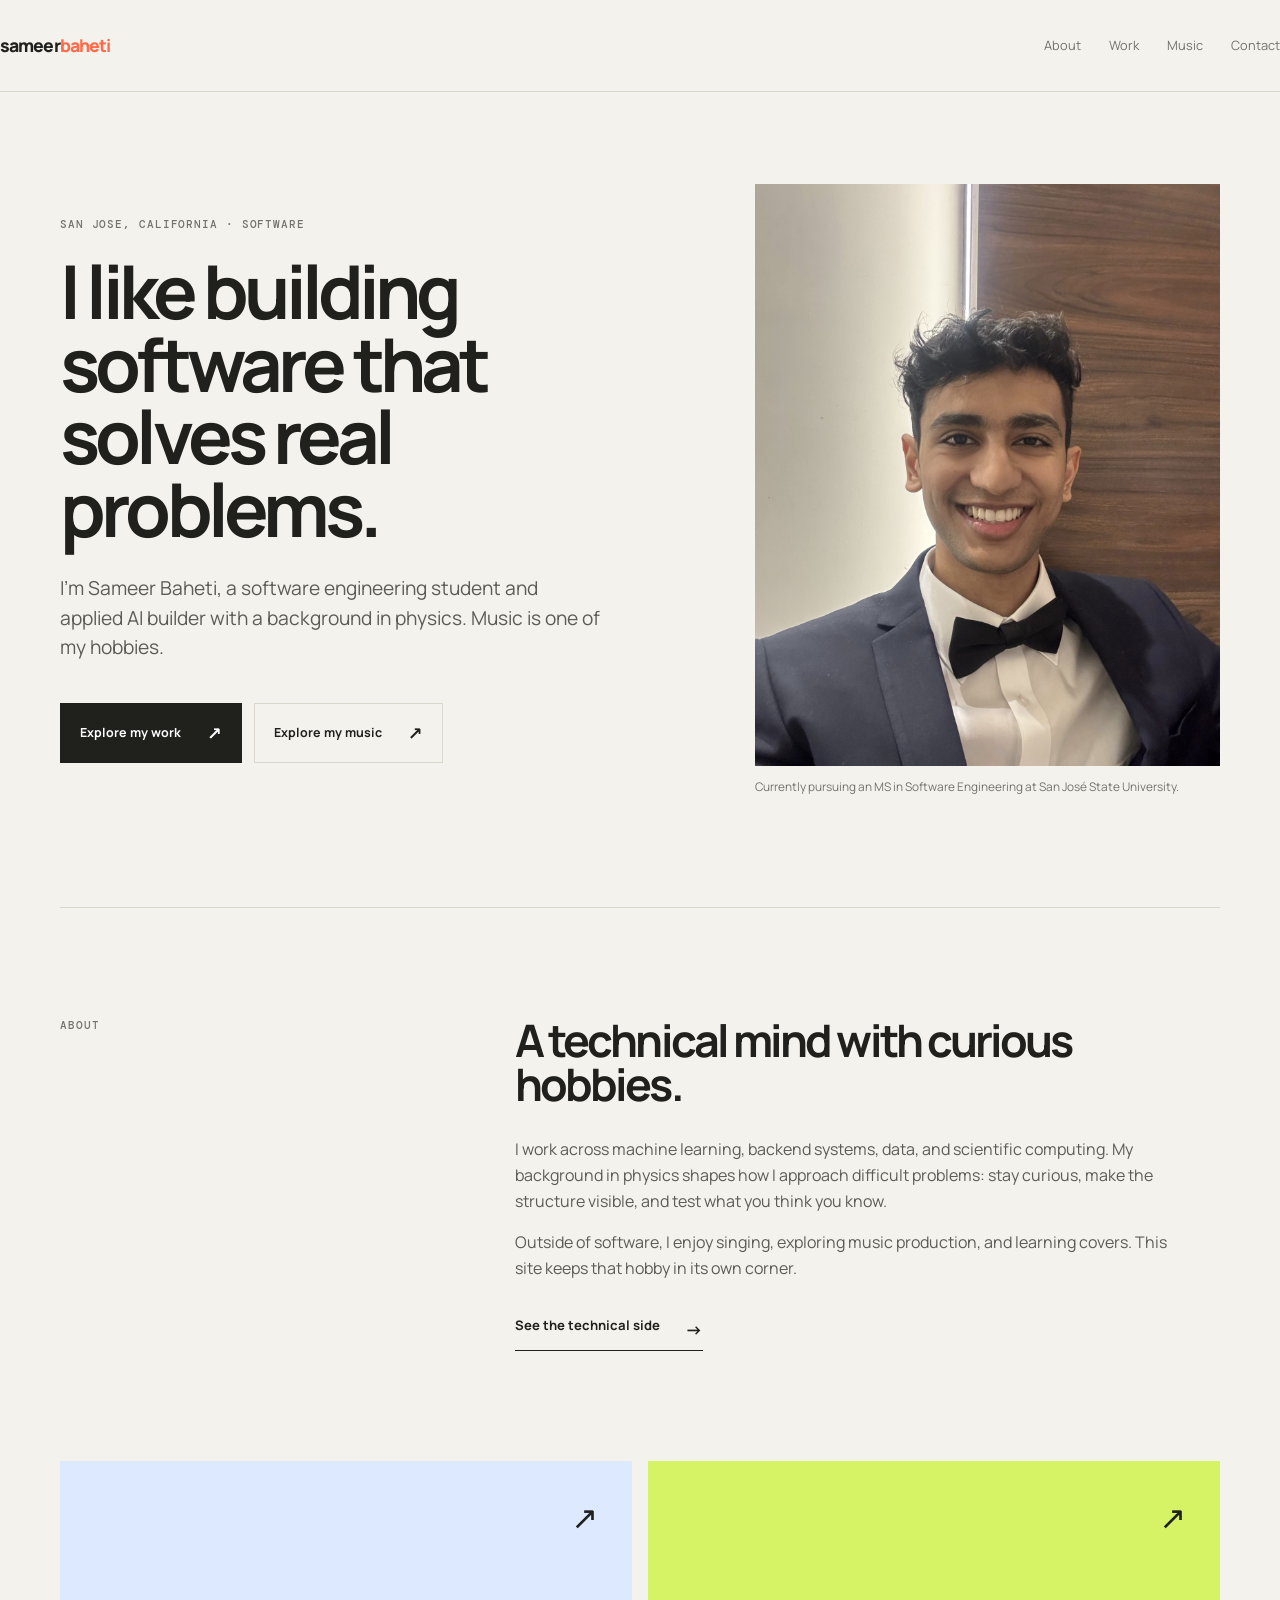
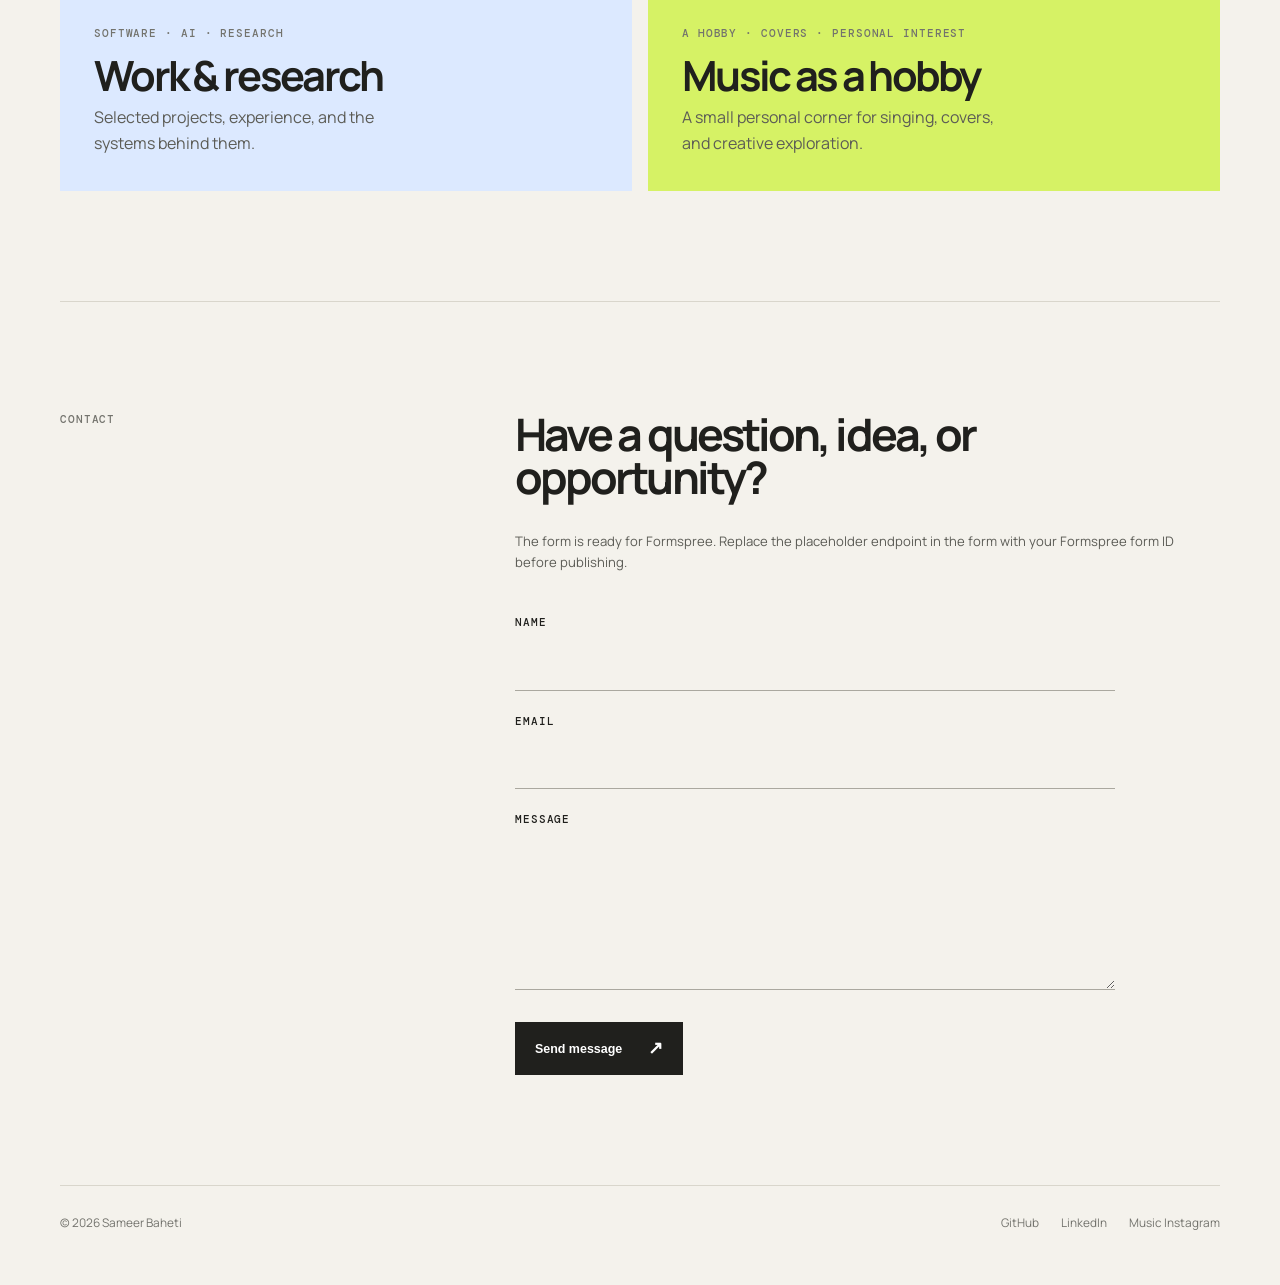
<file: index.html>
<!doctype html>
<html lang="en">
  <head>
    <meta charset="utf-8" />
    <meta name="viewport" content="width=device-width, initial-scale=1" />
    <meta name="description" content="Sameer Baheti | software, research, and music." />
    <title>Sameer Baheti | software, research, and music</title>
    <link rel="stylesheet" href="assets/css/style.css" />
  </head>
  <body>
    <header class="site-header">
      <a class="wordmark" href="index.html">sameer<span>baheti</span></a>
      <nav aria-label="Primary navigation">
        <a href="#about">About</a>
        <a href="work.html">Work</a>
        <a href="music.html">Music</a>
        <a href="#contact">Contact</a>
      </nav>
    </header>

    <main>
      <section class="home-hero section-wrap">
        <div class="hero-copy">
          <p class="eyebrow">San Jose, California · software</p>
          <h1>I like building software that solves real problems.</h1>
          <p class="lede">I’m Sameer Baheti, a software engineering student and applied AI builder with a background in physics. Music is one of my hobbies.</p>
          <div class="hero-actions">
            <a class="button button-dark" href="work.html">Explore my work <span>↗</span></a>
            <a class="button button-light" href="music.html">Explore my music <span>↗</span></a>
          </div>
        </div>
        <figure class="hero-photo">
          <img src="assets/images/profile.jpg" alt="Sameer Baheti smiling in a suit" />
          <figcaption>Currently pursuing an MS in Software Engineering at San José State University.</figcaption>
        </figure>
      </section>

      <section id="about" class="intro section-wrap split-section">
        <p class="section-label">About</p>
        <div>
          <h2>A technical mind with curious hobbies.</h2>
          <p>I work across machine learning, backend systems, data, and scientific computing. My background in physics shapes how I approach difficult problems: stay curious, make the structure visible, and test what you think you know.</p>
          <p>Outside of software, I enjoy singing, exploring music production, and learning covers. This site keeps that hobby in its own corner.</p>
          <a class="text-link" href="work.html">See the technical side <span>→</span></a>
        </div>
      </section>

      <section class="pathways section-wrap">
        <a class="path-card path-card-work" href="work.html">
          <p class="section-label">Software · AI · research</p>
          <h2>Work &amp; research</h2>
          <p>Selected projects, experience, and the systems behind them.</p>
          <span class="card-arrow">↗</span>
        </a>
        <a class="path-card path-card-music" href="music.html">
          <p class="section-label">A hobby · covers · personal interest</p>
          <h2>Music as a hobby</h2>
          <p>A small personal corner for singing, covers, and creative exploration.</p>
          <span class="card-arrow">↗</span>
        </a>
      </section>

      <section id="contact" class="contact section-wrap split-section">
        <p class="section-label">Contact</p>
        <div>
          <h2>Have a question, idea, or opportunity?</h2>
          <p class="contact-note">The form is ready for Formspree. Replace the placeholder endpoint in the form with your Formspree form ID before publishing.</p>
          <form action="https://formspree.io/f/mwlpaqvj" method="POST">
            <label for="name">Name</label>
            <input id="name" name="name" type="text" autocomplete="name" required />
            <label for="email">Email</label>
            <input id="email" name="email" type="email" autocomplete="email" required />
            <label for="message">Message</label>
            <textarea id="message" name="message" rows="5" required></textarea>
            <button class="button button-dark" type="submit">Send message <span>↗</span></button>
          </form>
        </div>
      </section>
    </main>

    <footer class="site-footer section-wrap">
      <p>© 2026 Sameer Baheti</p>
      <div class="footer-links">
        <a href="https://github.com/sammylton" target="_blank" rel="noreferrer">GitHub</a>
        <a href="https://linkedin.com/in/sammylton" target="_blank" rel="noreferrer">LinkedIn</a>
        <a href="https://www.instagram.com/sameerbahetihq/" target="_blank" rel="noreferrer">Music Instagram</a>
      </div>
    </footer>
    <script src="assets/js/main.js"></script>
  </body>
</html>
</file>
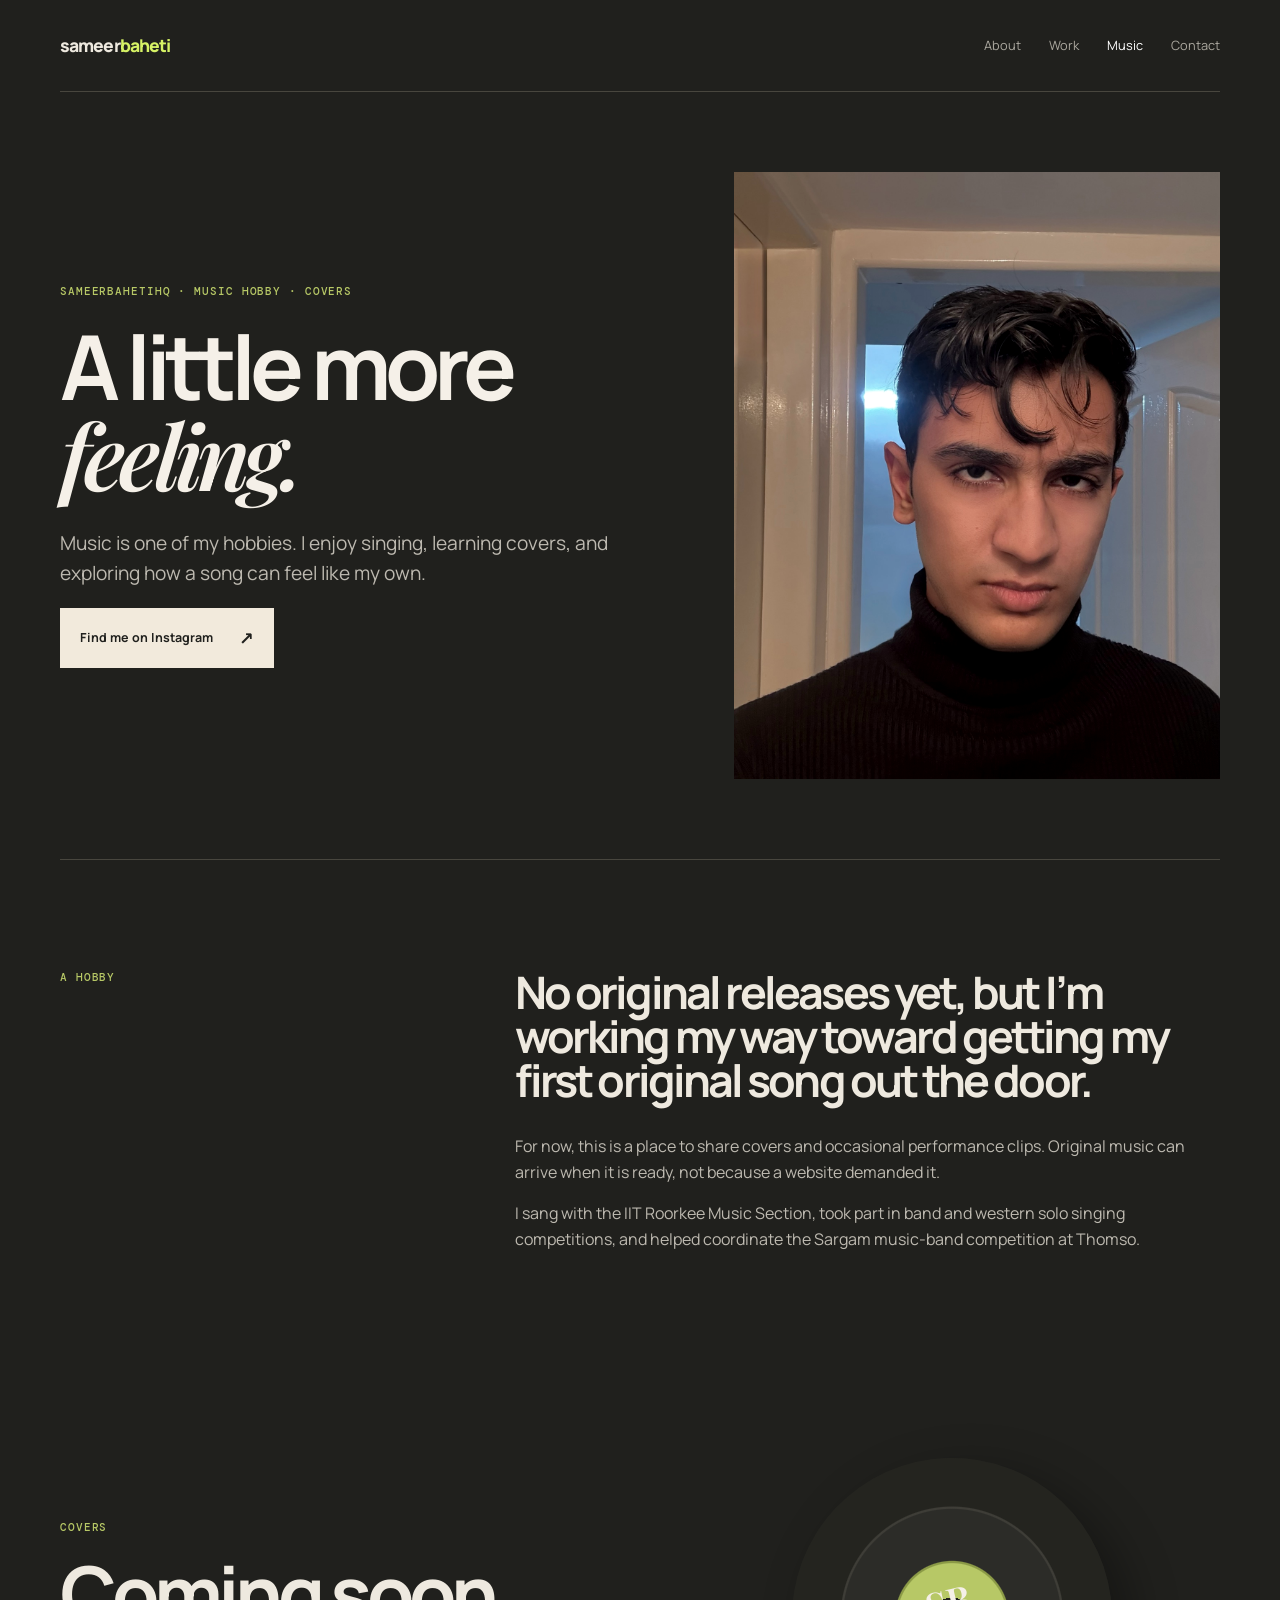
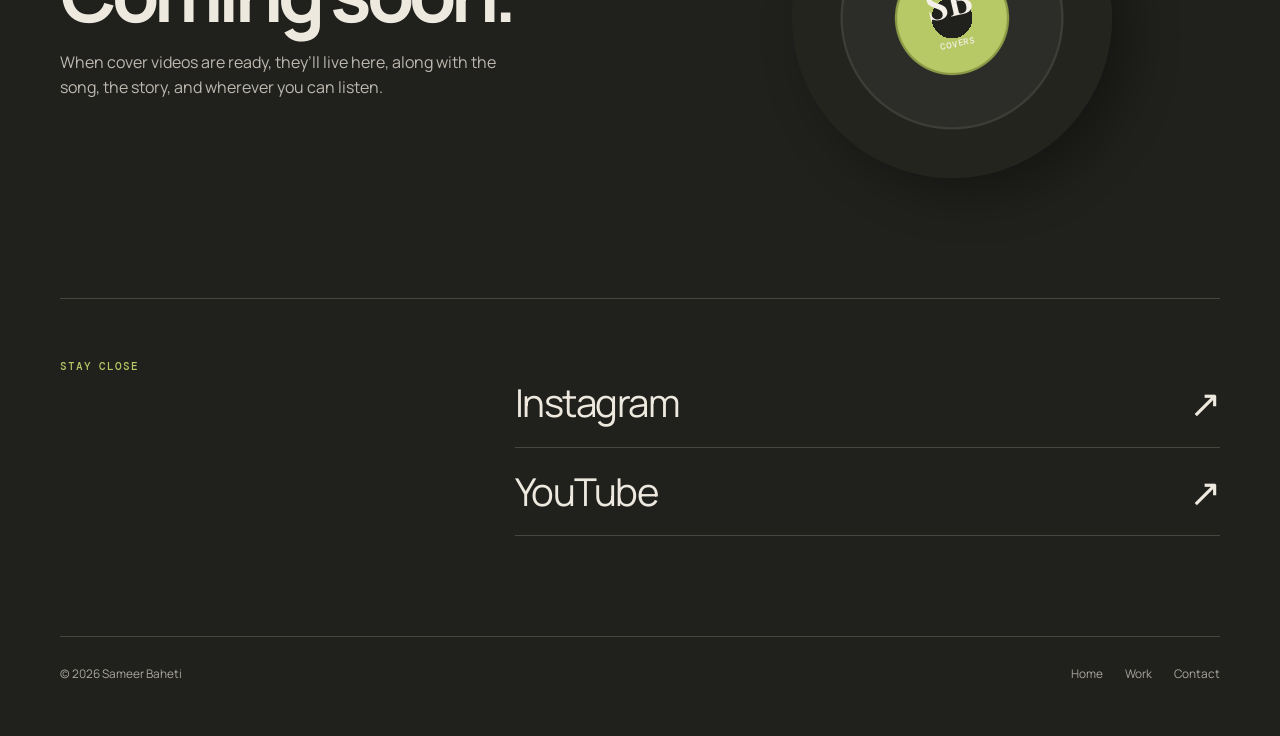
<file: music.html>
<!doctype html>
<html lang="en">
  <head>
    <meta charset="utf-8" />
    <meta name="viewport" content="width=device-width, initial-scale=1" />
    <meta name="description" content="Sameer Baheti | music as a hobby and covers." />
    <title>Music &amp; covers | Sameer Baheti</title>
    <link rel="stylesheet" href="assets/css/style.css" />
  </head>
  <body class="music-page">
    <header class="site-header section-wrap">
      <a class="wordmark" href="index.html">sameer<span>baheti</span></a>
      <nav aria-label="Primary navigation"><a href="index.html#about">About</a><a href="work.html">Work</a><a class="active" href="music.html">Music</a><a href="index.html#contact">Contact</a></nav>
    </header>
    <main>
      <section class="music-hero section-wrap">
        <div class="music-hero-copy"><p class="eyebrow">sameerbahetihq · music hobby · covers</p><h1>A little more<br /><em>feeling.</em></h1><p class="lede narrow">Music is one of my hobbies. I enjoy singing, learning covers, and exploring how a song can feel like my own.</p><a class="button button-cream" href="https://www.instagram.com/sameerbahetihq/" target="_blank" rel="noreferrer">Find me on Instagram <span>↗</span></a></div>
        <div class="music-portrait-wrap"><img src="assets/images/music-portrait.jpg" alt="Sameer Baheti in a black turtleneck" /></div>
      </section>
      <section class="section-wrap music-story split-section"><p class="section-label">A hobby</p><div><h2>No original releases yet, but I’m working my way toward getting my first original song out the door.</h2><p>For now, this is a place to share covers and occasional performance clips. Original music can arrive when it is ready, not because a website demanded it.</p><p>I sang with the IIT Roorkee Music Section, took part in band and western solo singing competitions, and helped coordinate the Sargam music-band competition at Thomso.</p></div></section>
      <section class="section-wrap cover-placeholder"><div><p class="section-label">Covers</p><h2>Coming soon.</h2><p>When cover videos are ready, they’ll live here, along with the song, the story, and wherever you can listen.</p></div><div class="cover-disc"><span>SB<br /><small>covers</small></span></div></section>
      <section class="section-wrap music-links"><p class="section-label">Stay close</p><div><a href="https://www.instagram.com/sameerbahetihq/" target="_blank" rel="noreferrer">Instagram <span>↗</span></a><a href="https://www.youtube.com/@sameerbahetihq" target="_blank" rel="noreferrer">YouTube <span>↗</span></a></div></section>
    </main>
    <footer class="site-footer section-wrap"><p>© 2026 Sameer Baheti</p><div class="footer-links"><a href="index.html">Home</a><a href="work.html">Work</a><a href="index.html#contact">Contact</a></div></footer>
    <script src="assets/js/main.js"></script>
  </body>
</html>
</file>
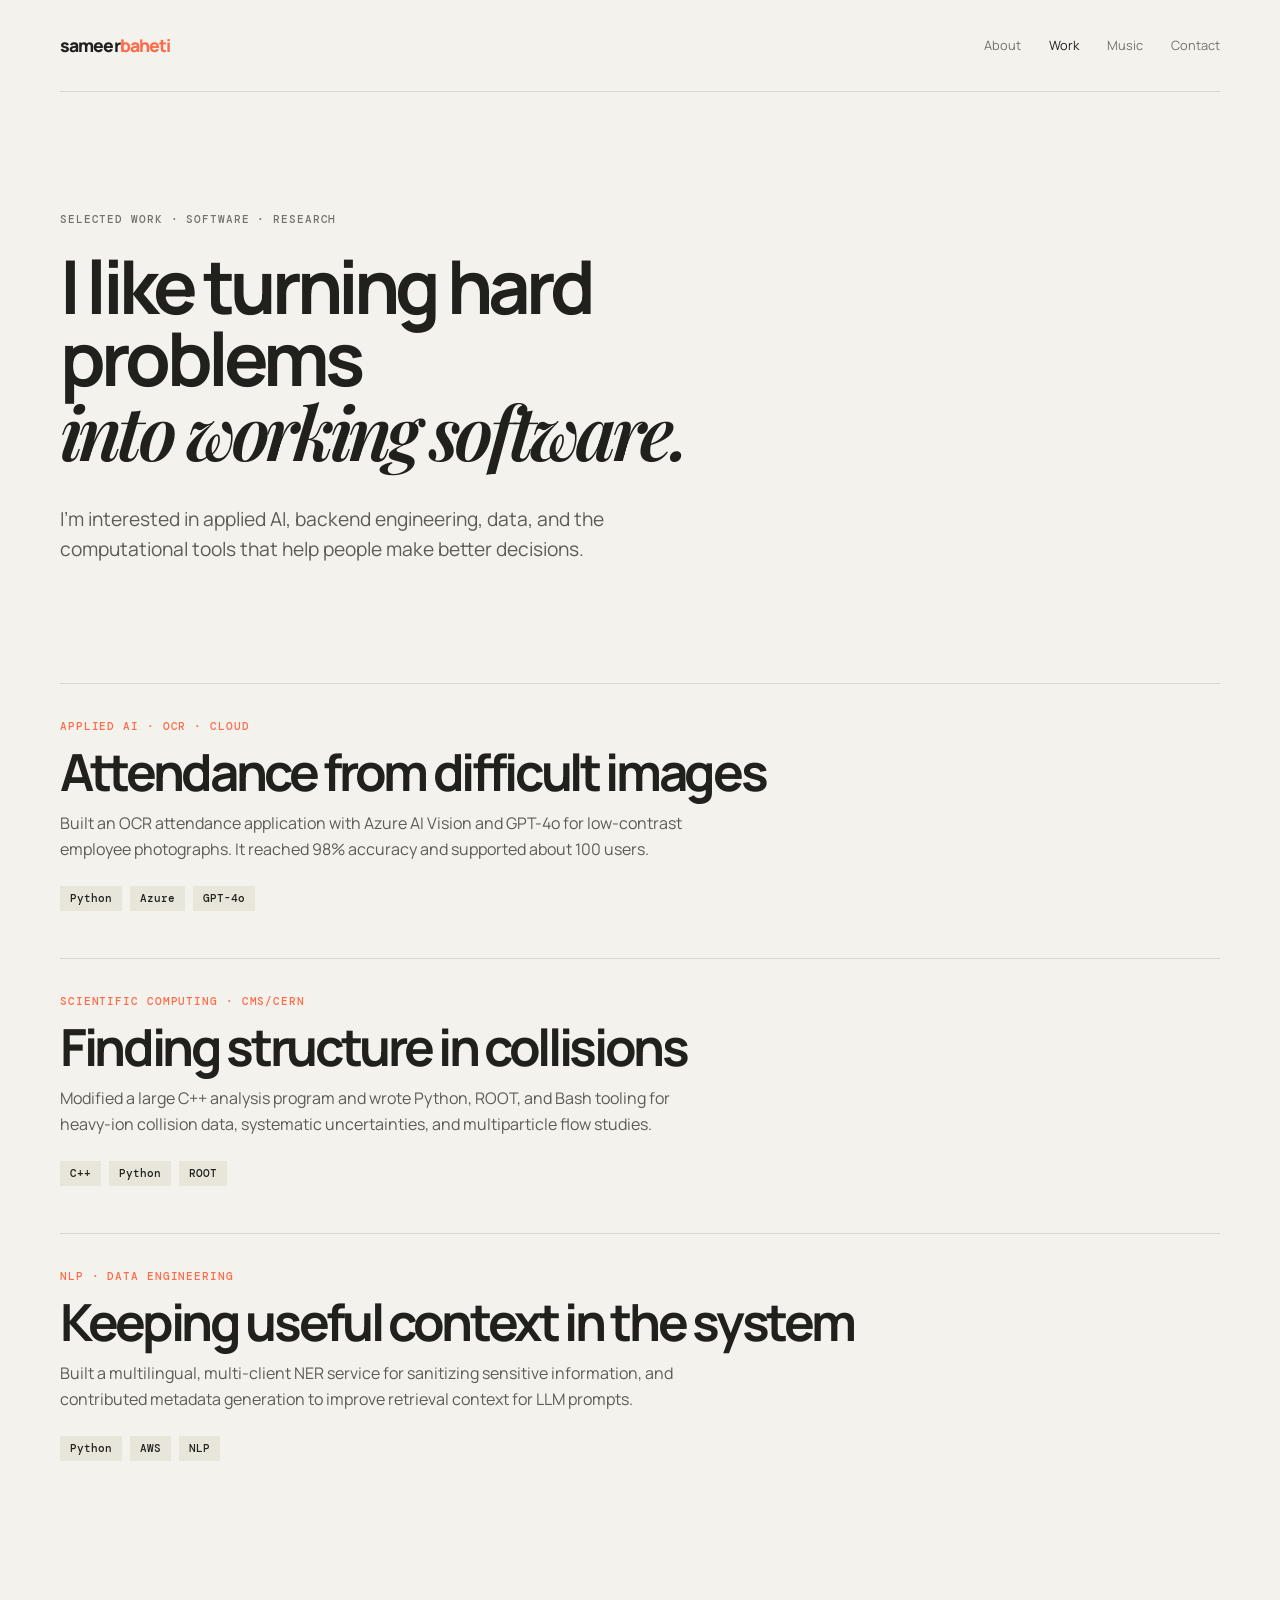
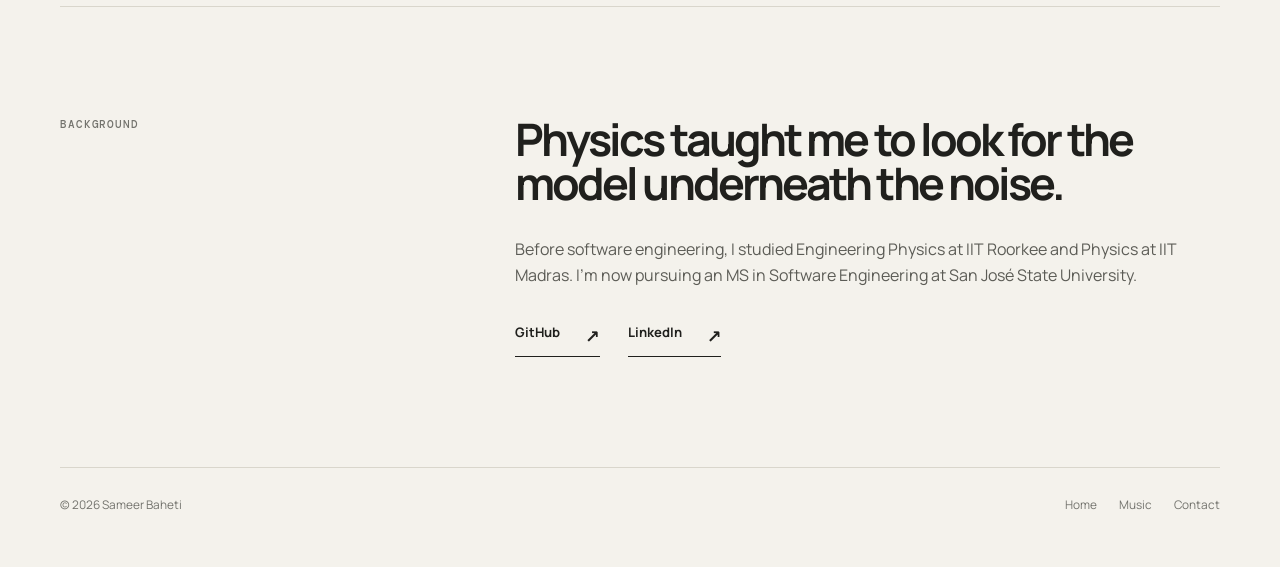
<file: work.html>
<!doctype html>
<html lang="en">
  <head>
    <meta charset="utf-8" />
    <meta name="viewport" content="width=device-width, initial-scale=1" />
    <meta name="description" content="Sameer Baheti's software, AI, and physics research work." />
    <title>Work &amp; research | Sameer Baheti</title>
    <link rel="stylesheet" href="assets/css/style.css" />
  </head>
  <body class="work-page">
    <header class="site-header section-wrap">
      <a class="wordmark" href="index.html">sameer<span>baheti</span></a>
      <nav aria-label="Primary navigation"><a href="index.html#about">About</a><a class="active" href="work.html">Work</a><a href="music.html">Music</a><a href="index.html#contact">Contact</a></nav>
    </header>
    <main>
      <section class="page-hero section-wrap">
        <p class="eyebrow">Selected work · software · research</p>
        <h1>I like turning hard problems<br /><em>into working software.</em></h1>
        <p class="lede narrow">I’m interested in applied AI, backend engineering, data, and the computational tools that help people make better decisions.</p>
      </section>
      <section class="section-wrap work-grid">
        <article class="project-card featured-project">
          <div><p class="project-type">Applied AI · OCR · cloud</p><h2>Attendance from difficult images</h2><p>Built an OCR attendance application with Azure AI Vision and GPT-4o for low-contrast employee photographs. It reached 98% accuracy and supported about 100 users.</p><div class="tag-row"><span>Python</span><span>Azure</span><span>GPT-4o</span></div></div>
        </article>
        <article class="project-card">
          <div><p class="project-type">Scientific computing · CMS/CERN</p><h2>Finding structure in collisions</h2><p>Modified a large C++ analysis program and wrote Python, ROOT, and Bash tooling for heavy-ion collision data, systematic uncertainties, and multiparticle flow studies.</p><div class="tag-row"><span>C++</span><span>Python</span><span>ROOT</span></div></div>
        </article>
        <article class="project-card">
          <div><p class="project-type">NLP · data engineering</p><h2>Keeping useful context in the system</h2><p>Built a multilingual, multi-client NER service for sanitizing sensitive information, and contributed metadata generation to improve retrieval context for LLM prompts.</p><div class="tag-row"><span>Python</span><span>AWS</span><span>NLP</span></div></div>
        </article>
      </section>
      <section class="section-wrap background-section split-section">
        <p class="section-label">Background</p>
        <div><h2>Physics taught me to look for the model underneath the noise.</h2><p>Before software engineering, I studied Engineering Physics at IIT Roorkee and Physics at IIT Madras. I’m now pursuing an MS in Software Engineering at San José State University.</p><div class="inline-links"><a class="text-link" href="https://github.com/sammylton" target="_blank" rel="noreferrer">GitHub <span>↗</span></a><a class="text-link" href="https://linkedin.com/in/sammylton" target="_blank" rel="noreferrer">LinkedIn <span>↗</span></a></div></div>
      </section>
    </main>
    <footer class="site-footer section-wrap"><p>© 2026 Sameer Baheti</p><div class="footer-links"><a href="index.html">Home</a><a href="music.html">Music</a><a href="index.html#contact">Contact</a></div></footer>
    <script src="assets/js/main.js"></script>
  </body>
</html>
</file>
<file: assets/css/style.css>
@import url('https://fonts.googleapis.com/css2?family=DM+Mono:wght@400;500&family=Manrope:wght@400;500;600;700;800&family=Playfair+Display:ital,wght@0,600;1,600;1,700&display=swap');

:root { --ink:#20201d; --paper:#f4f2ec; --muted:#73736d; --line:#d9d6cc; --lime:#d6f265; --blue:#dce9ff; --orange:#ff6b4a; --dark:#181816; }
* { box-sizing:border-box; }
html { scroll-behavior:smooth; }
body { margin:0; color:var(--ink); background:var(--paper); font:16px/1.6 Manrope,system-ui,sans-serif; }
a { color:inherit; text-decoration:none; }
img { display:block; max-width:100%; }
.section-wrap { width:min(1160px, calc(100% - 48px)); margin-inline:auto; }
.site-header { min-height:92px; display:flex; justify-content:space-between; align-items:center; border-bottom:1px solid var(--line); }
.wordmark { font-size:1.1rem; font-weight:800; letter-spacing:-.05em; }
.wordmark span { color:var(--orange); }
nav { display:flex; gap:28px; color:var(--muted); font-size:.8rem; }
nav a:hover, nav a.active { color:var(--ink); }
.eyebrow, .section-label, .project-type, .portrait-caption { margin:0; font:500 .7rem/1.3 'DM Mono',monospace; letter-spacing:.08em; text-transform:uppercase; }
.eyebrow, .section-label { color:var(--muted); }
.home-hero { display:grid; grid-template-columns:1.12fr .88fr; gap:8vw; align-items:center; padding:92px 0 110px; }
h1,h2,p { margin-top:0; }
h1,h2 { letter-spacing:-.065em; line-height:.98; }
h1 { max-width:780px; margin:23px 0 28px; font-size:clamp(3rem, 5.8vw, 5.6rem); }
h2 { font-size:clamp(2rem, 3.5vw, 3.8rem); }
.lede { max-width:540px; color:#5c5c56; font-size:1.2rem; line-height:1.55; }
.lede.narrow { max-width:620px; }
.hero-actions { display:flex; gap:12px; flex-wrap:wrap; margin-top:40px; }
.button { display:inline-flex; align-items:center; gap:26px; width:max-content; border:1px solid transparent; padding:15px 19px; font-size:.78rem; font-weight:700; transition:transform .2s,background .2s; }
.button:hover { transform:translateY(-3px); }
.button span, .text-link span { font-size:1.1rem; }
.button-dark { color:#fff; background:var(--ink); }
.button-light { background:transparent; border-color:var(--line); }
.hero-photo { margin:0; position:relative; }
.hero-photo img { width:100%; aspect-ratio:4/5; object-fit:cover; filter:saturate(.82); }
.hero-photo figcaption { margin-top:12px; color:var(--muted); font-size:.74rem; }
.split-section { display:grid; grid-template-columns:1fr 2fr; gap:8vw; border-top:1px solid var(--line); padding:110px 0; }
.split-section h2 { max-width:750px; margin:0 0 32px; }
.split-section p:not(.section-label) { max-width:680px; color:#5c5c56; }
.text-link { display:inline-flex; gap:25px; margin-top:18px; font-size:.82rem; font-weight:700; border-bottom:1px solid var(--ink); padding-bottom:6px; }
.pathways { display:grid; grid-template-columns:1fr 1fr; gap:16px; padding:0 0 110px; }
.path-card { min-height:330px; position:relative; display:flex; flex-direction:column; justify-content:flex-end; padding:34px; overflow:hidden; transition:transform .2s; }
.path-card:hover { transform:translateY(-5px); }
.path-card h2 { margin:14px 0 10px; font-size:2.6rem; }
.path-card p:not(.section-label) { max-width:340px; margin:0; color:#5c5c56; }
.path-card-work { background:var(--blue); }
.path-card-music { background:var(--lime); }
.card-arrow { position:absolute; top:31px; right:34px; font-size:2rem; }
.contact form { display:grid; gap:9px; max-width:600px; }
label { margin-top:14px; font:500 .7rem 'DM Mono',monospace; text-transform:uppercase; letter-spacing:.08em; }
input,textarea { width:100%; padding:13px 0; border:0; border-bottom:1px solid #aaa89f; color:var(--ink); background:transparent; font:inherit; outline:0; resize:vertical; }
input:focus,textarea:focus { border-color:var(--orange); }
.contact-note { margin-bottom:28px; font-size:.82rem; color:var(--muted); }
.contact .button { margin-top:23px; }
.site-footer { display:flex; justify-content:space-between; gap:20px; padding:28px 0 40px; border-top:1px solid var(--line); color:var(--muted); font-size:.74rem; }
.footer-links { display:flex; gap:22px; }
.footer-links a:hover { color:var(--ink); }
.page-hero { padding:120px 0 100px; }
.page-hero h1 { font-size:clamp(3rem,5.8vw,5.6rem); margin-bottom:35px; }
em { font-family:'Playfair Display',Georgia,serif; font-weight:600; }
.work-grid { display:grid; gap:12px; padding-bottom:110px; }
.project-card { display:grid; grid-template-columns:1fr auto; gap:30px; padding:35px 0; border-top:1px solid var(--line); }
.project-card h2 { margin:12px 0 15px; font-size:clamp(2rem,4vw,3.5rem); }
.project-card p:not(.project-type) { max-width:650px; color:#5c5c56; }
.project-type { color:var(--orange); }
.tag-row { display:flex; gap:8px; flex-wrap:wrap; margin-top:24px; }
.tag-row span { padding:6px 10px; background:#e8e5db; font:500 .66rem 'DM Mono',monospace; }
.inline-links { display:flex; gap:28px; }
.music-page { color:#eee9df; background:#20201d; --line:#48463e; --muted:#aaa79e; }
.music-page .wordmark span { color:var(--lime); }
.music-page .site-header, .music-page .site-footer { border-color:var(--line); }
.music-page nav a:hover, .music-page nav a.active { color:#fff; }
.music-hero { display:grid; grid-template-columns:1fr .85fr; gap:8vw; align-items:center; min-height:690px; padding:80px 0; }
.music-hero h1 { margin:24px 0 28px; color:#f5f0e8; font-size:clamp(3.4rem,7vw,6.6rem); }
.music-hero .lede { color:#bdb9b0; }
.music-hero .eyebrow, .music-page .section-label { color:#b7c866; }
.button-cream { color:#20201d; background:#f2eadc; }
.music-portrait-wrap { position:relative; }
.music-portrait-wrap img { width:100%; aspect-ratio:4/5; object-fit:cover; filter:grayscale(.2) contrast(1.06); }
.portrait-caption { position:absolute; bottom:17px; left:17px; color:#fff; text-shadow:0 1px 8px #000; }
.music-page .split-section { border-color:var(--line); }
.music-page .split-section p:not(.section-label) { color:#bdb9b0; }
.cover-placeholder { display:grid; grid-template-columns:1fr 1fr; align-items:center; gap:7vw; padding:80px 0 120px; }
.cover-placeholder h2 { margin:20px 0; font-size:clamp(3rem,6vw,6rem); }
.cover-placeholder p:not(.section-label) { max-width:450px; color:#bdb9b0; }
.cover-disc { width:min(30vw,320px); aspect-ratio:1; margin-inline:auto; display:grid; place-items:center; border-radius:50%; background:radial-gradient(circle at center,#20201d 0 9%,#b7c866 9% 10%,#b7c866 24%,#8b9a46 24.5% 25%,#2c2c28 25.5% 48%,#3e3d37 48.5% 49%,#24241f 49.5%); box-shadow:15px 20px 50px #0005; transform:rotate(-13deg); }
.cover-disc span { color:#f5f0e8; text-align:center; font:600 clamp(1.5rem,3vw,2.5rem)/.8 'Playfair Display',serif; }
.cover-disc small { font:500 .55rem 'DM Mono',monospace; letter-spacing:.1em; text-transform:uppercase; }
.music-links { display:grid; grid-template-columns:1fr 2fr; gap:8vw; padding:60px 0 100px; border-top:1px solid var(--line); }
.music-links a { display:flex; justify-content:space-between; padding:13px 0; border-bottom:1px solid var(--line); font-size:clamp(1.7rem,3vw,3rem); letter-spacing:-.04em; }
.music-links a:hover { color:var(--lime); }
@media (max-width:760px) { .section-wrap { width:min(100% - 32px, 600px); } .site-header { min-height:75px; align-items:flex-start; padding-top:25px; } nav { gap:13px; font-size:.67rem; } .home-hero,.music-hero { grid-template-columns:1fr; padding:75px 0 85px; } .home-hero h1 { font-size:clamp(3rem,13vw,4.6rem); } .hero-photo { max-width:480px; } .split-section,.music-links { grid-template-columns:1fr; gap:35px; padding:75px 0; } .pathways,.cover-placeholder { grid-template-columns:1fr; padding-bottom:75px; } .path-card { min-height:260px; } .path-card h2 { font-size:2.25rem; } .page-hero { padding:85px 0 70px; } .page-hero h1 { font-size:clamp(3rem,13vw,4.6rem); } .music-hero { min-height:auto; } .music-hero h1 { font-size:clamp(3.4rem,16vw,5.8rem); } .music-portrait-wrap { max-width:480px; } .cover-disc { width:min(70vw,300px); } .site-footer { flex-direction:column; } }
</file>
